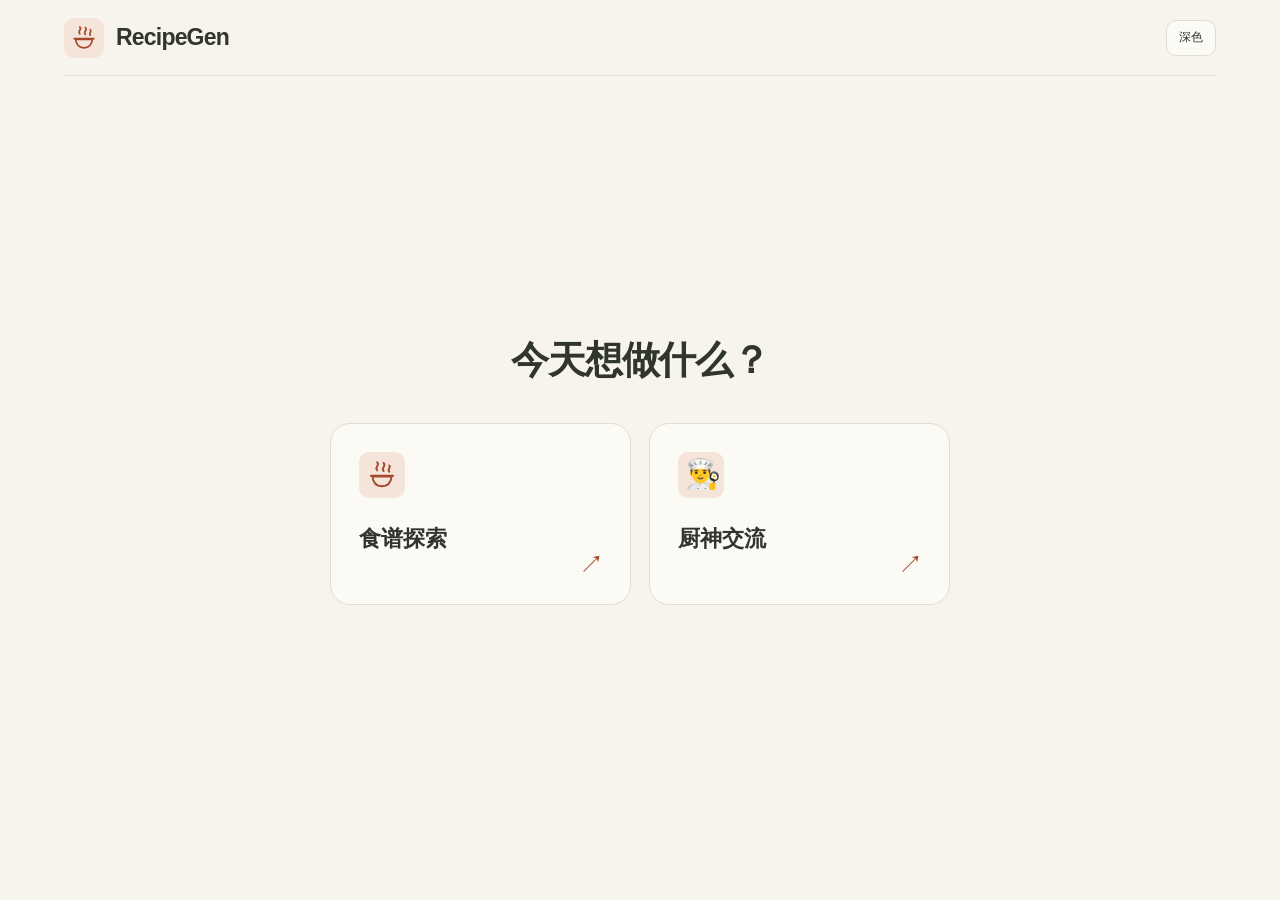
<file: static/index.html>
<!doctype html>
<html lang="zh-CN">
<head>
  <meta charset="UTF-8">
  <meta name="viewport" content="width=device-width, initial-scale=1.0">
  <meta name="theme-color" content="#f7f4ed">
  <meta name="description" content="按食材探索食谱，和厨神聊聊今天怎么做。">
  <meta name="color-scheme" content="light dark">
  <link rel="icon" href="data:,">
  <script>try{const t=localStorage.getItem("recipegen-theme");if(t==="light"||t==="dark")document.documentElement.dataset.theme=t;}catch{}</script>
  <title>RecipeGen</title>
  <link rel="stylesheet" href="/static/style.css">
  <script src="/static/ui.js" defer></script>
</head>
<body data-page="home">
  <a class="skip-link" href="#main-content">跳到主要内容</a>
  <div class="app-shell">
    <header class="site-header">
      <a class="brand" href="/" aria-label="RecipeGen 首页"><span class="brand-mark" aria-hidden="true"><svg viewBox="0 0 40 40"><path d="M8 22h24c-1 8-5 12-12 12S9 30 8 22Z"/><path d="M6 21h28M14 14c-4-4 4-6 0-10M22 15c-4-4 4-6 0-10M29 16c-3-3 3-5 0-8"/></svg></span><span>RecipeGen</span></a>
      <nav class="header-actions" aria-label="页面导航">
        <button type="button" id="theme-toggle" class="theme-button" aria-label="切换深色模式" aria-pressed="false">深色</button>
      </nav>
    </header>
    <main id="main-content" class="home-main" tabindex="-1">
<section class="mode-picker" aria-labelledby="page-title">
  <h1 id="page-title">今天想做什么？</h1>
  <div class="mode-options">
    <a class="mode-option" href="/?view=explore"><span class="mode-icon brand-mark" aria-hidden="true"><svg viewBox="0 0 40 40"><path d="M8 22h24c-1 8-5 12-12 12S9 30 8 22Z"/><path d="M6 21h28M14 14c-4-4 4-6 0-10M22 15c-4-4 4-6 0-10M29 16c-3-3 3-5 0-8"/></svg></span><span class="mode-option-title">食谱探索</span><span class="mode-arrow" aria-hidden="true">↗</span></a>
    <a class="mode-option" href="/?view=chat"><span class="mode-icon chef-avatar" aria-hidden="true">👨‍🍳</span><span class="mode-option-title">厨神交流</span><span class="mode-arrow" aria-hidden="true">↗</span></a>
  </div>
</section>
    </main>
  </div>
  
</body>
</html>
</file>
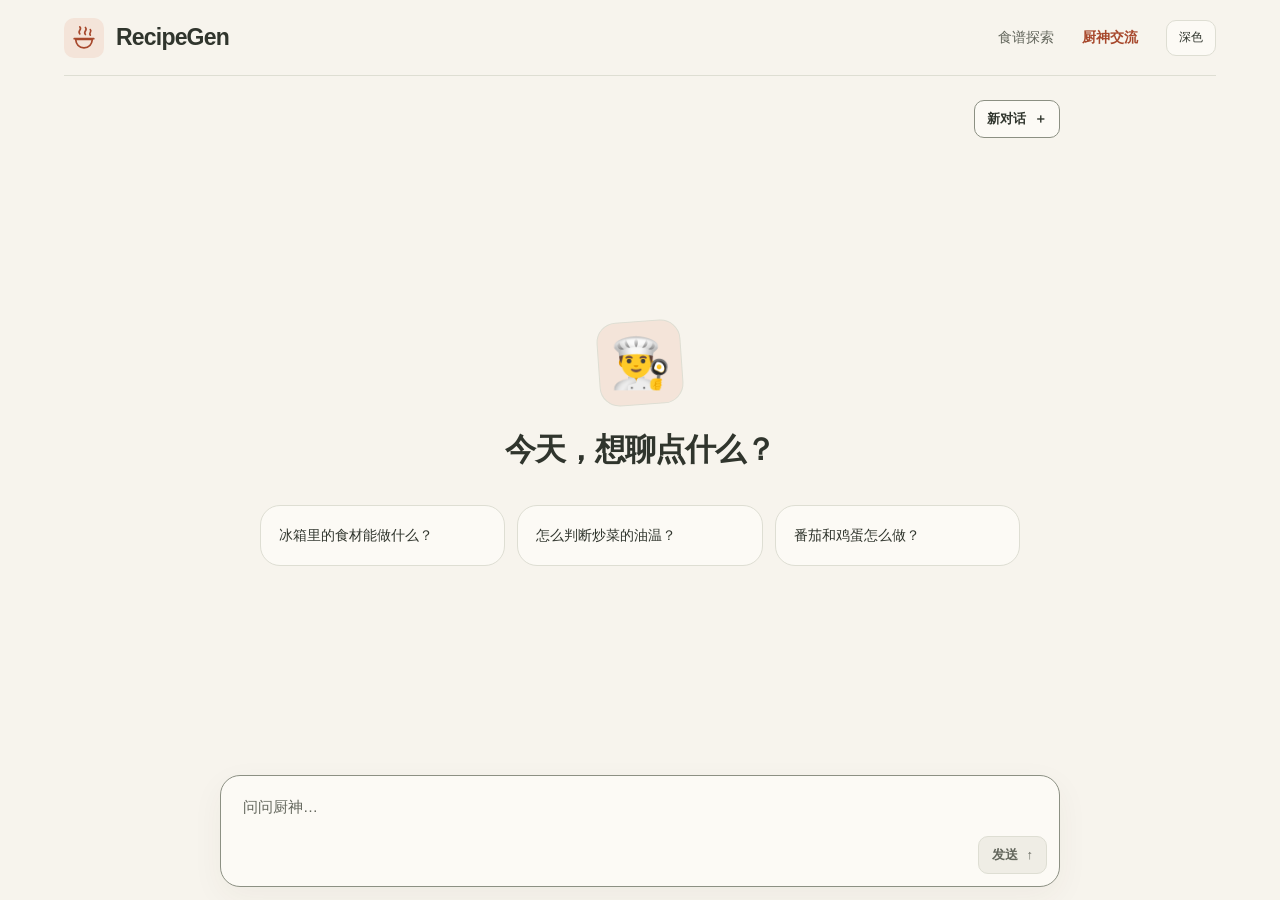
<file: static/compose.html>
<!doctype html>
<html lang="zh-CN">
<head>
  <meta charset="UTF-8">
  <meta name="viewport" content="width=device-width, initial-scale=1.0">
  <meta name="theme-color" content="#f7f4ed">
  <meta name="description" content="和厨神聊聊今天想吃什么、怎么做，以及厨房里的小问题。">
  <meta name="color-scheme" content="light dark">
  <link rel="icon" href="data:,">
  <script>try{const t=localStorage.getItem("recipegen-theme");if(t==="light"||t==="dark")document.documentElement.dataset.theme=t;}catch{}</script>
  <title>厨神交流 · RecipeGen</title>
  <link rel="stylesheet" href="/static/style.css">
  <script src="/static/ui.js" defer></script>
  <script src="/static/chef-chat.js" defer></script>
</head>
<body data-page="chef-chat" class="chef-chat-page">
  <a class="skip-link" href="#main-content">跳到主要内容</a>
  <div class="app-shell">
    <header class="site-header">
      <a class="brand" href="/" aria-label="RecipeGen 首页"><span class="brand-mark" aria-hidden="true"><svg viewBox="0 0 40 40"><path d="M8 22h24c-1 8-5 12-12 12S9 30 8 22Z"/><path d="M6 21h28M14 14c-4-4 4-6 0-10M22 15c-4-4 4-6 0-10M29 16c-3-3 3-5 0-8"/></svg></span><span>RecipeGen</span></a>
      <nav class="header-actions" aria-label="页面导航">
        <a href="/?view=explore">食谱探索</a><a href="/?view=chat" aria-current="page">厨神交流</a>
        <button type="button" id="theme-toggle" class="theme-button" aria-label="切换深色模式" aria-pressed="false">深色</button>
      </nav>
    </header>
    <main id="main-content" class="chef-chat-main" tabindex="-1">
      <div class="chat-topbar"><button id="chat-new" type="button" class="secondary-button chat-new-button">新对话<span aria-hidden="true">＋</span></button></div>
      <section id="chat-welcome" class="chat-welcome" aria-labelledby="chat-title">
        <div class="chef-avatar chef-avatar-large" role="img" aria-label="厨神头像"><span aria-hidden="true">👨‍🍳</span></div>
        <h1 id="chat-title">今天，想聊点什么？</h1>
        <div class="chat-suggestions" aria-label="试试这样问">
          <button type="button" data-prompt="我有西兰花和胡萝卜，不想用花生，能做什么？">冰箱里的食材能做什么？</button>
          <button type="button" data-prompt="炒菜时怎么判断油温是否合适？">怎么判断炒菜的油温？</button>
          <button type="button" data-prompt="推荐一道含有番茄和鸡蛋的食谱，告诉我关键步骤。">番茄和鸡蛋怎么做？</button>
        </div>
      </section>
      <section id="chat-messages" class="chat-messages" aria-label="与厨神的对话" role="log" aria-live="polite" aria-relevant="additions" hidden></section>
      <div id="chat-composer-dock" class="chat-composer-dock">
        <div id="chat-error" class="chat-error error-banner" role="alert" hidden><p id="chat-error-text"></p><button id="chat-retry" class="text-button" type="button">重新发送</button></div>
        <form id="chat-form" class="chat-composer">
          <label class="visually-hidden" for="chat-input">给厨神发送消息</label>
          <textarea id="chat-input" rows="1" maxlength="1000" placeholder="问问厨神…" autocomplete="off"></textarea>
          <div class="chat-composer-actions"><span id="chat-status" class="chat-status" role="status"></span><button id="chat-cancel" type="button" class="secondary-button" hidden>停止</button><button id="chat-send" type="submit" class="primary-button" aria-label="发送消息" disabled>发送<span aria-hidden="true">↑</span></button></div>
        </form>
      </div>
    </main>
  </div>
  <div id="toast" class="toast" role="status" aria-live="polite" hidden></div>
</body>
</html>
</file>
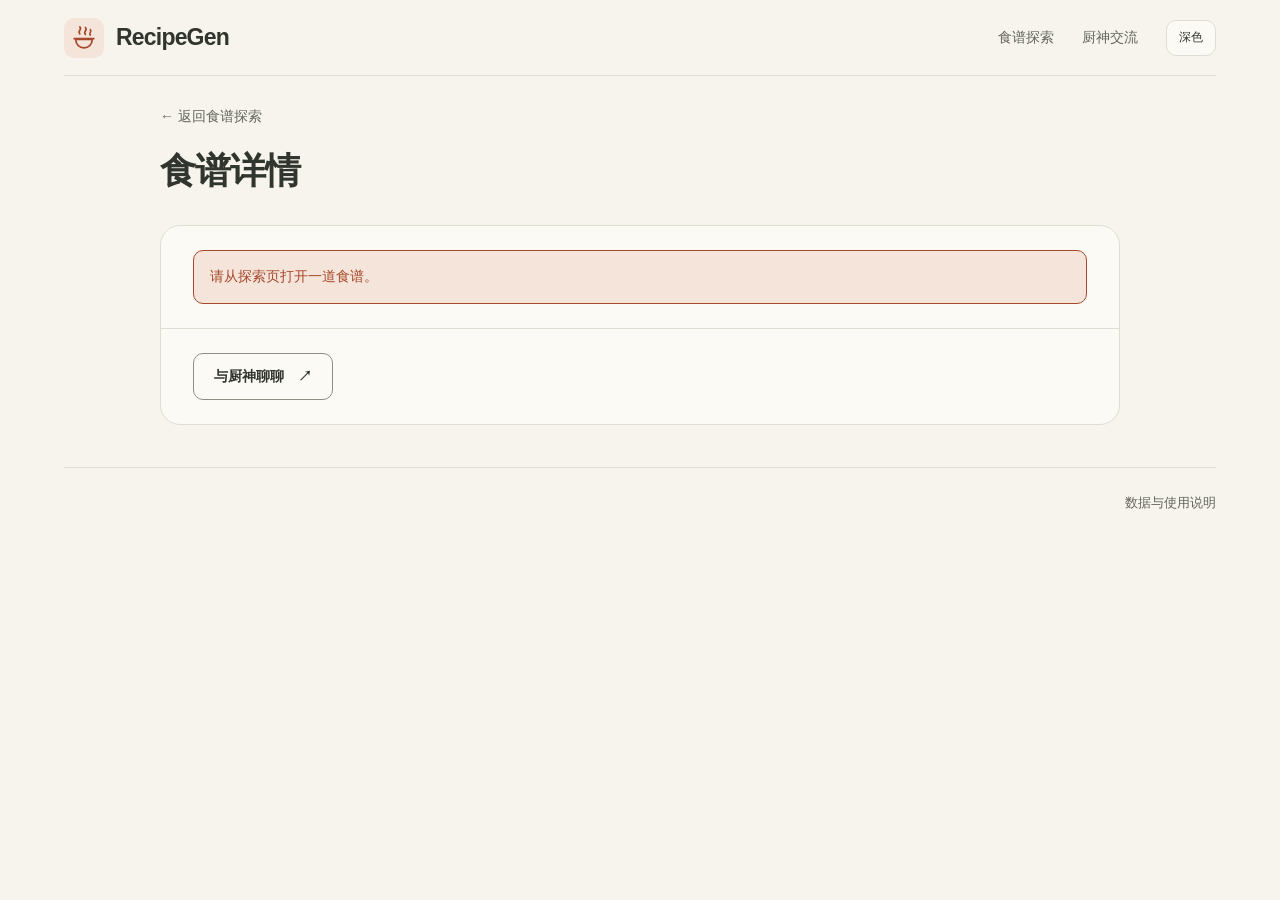
<file: static/recipe.html>
<!doctype html>
<html lang="zh-CN">
<head>
  <meta charset="UTF-8">
  <meta name="viewport" content="width=device-width, initial-scale=1.0">
  <meta name="theme-color" content="#f7f4ed">
  <meta name="description" content="查看食谱的原始步骤、食材提及与来源。">
  <meta name="color-scheme" content="light dark">
  <link rel="icon" href="data:,">
  <script>try{const t=localStorage.getItem("recipegen-theme");if(t==="light"||t==="dark")document.documentElement.dataset.theme=t;}catch{}</script>
  <title>食谱详情 · RecipeGen</title>
  <link rel="stylesheet" href="/static/style.css">
  <script src="/static/ui.js" defer></script>
  <script src="/static/app.js" defer></script>
</head>
<body data-page="recipe">
  <a class="skip-link" href="#main-content">跳到主要内容</a>
  <div class="app-shell">
    <header class="site-header">
      <a class="brand" href="/" aria-label="RecipeGen 首页"><span class="brand-mark" aria-hidden="true"><svg viewBox="0 0 40 40"><path d="M8 22h24c-1 8-5 12-12 12S9 30 8 22Z"/><path d="M6 21h28M14 14c-4-4 4-6 0-10M22 15c-4-4 4-6 0-10M29 16c-3-3 3-5 0-8"/></svg></span><span>RecipeGen</span></a>
      <nav class="header-actions" aria-label="页面导航">
        <a href="/?view=explore">食谱探索</a><a href="/?view=chat">厨神交流</a>
        <button type="button" id="theme-toggle" class="theme-button" aria-label="切换深色模式" aria-pressed="false">深色</button>
      </nav>
    </header>
    <main id="main-content" class="recipe-main" tabindex="-1">
<div class="page-back"><a id="back-to-results" href="/?view=explore">← 返回食谱探索</a></div>
<header class="page-heading detail-heading"><h1 id="detail-title">食谱详情</h1></header>
<div class="system-notice" id="system-notice" hidden role="status"></div>
<article class="recipe-detail panel">
  <div id="detail-loading" class="detail-loading" role="status">正在读取原始步骤与来源…</div>
  <div id="detail-error" class="error-banner" role="alert" hidden></div>
  <div id="detail-body" class="detail-body" hidden></div>
  <div class="detail-actions"><a href="/?view=chat" class="secondary-button">与厨神聊聊<span aria-hidden="true">↗</span></a></div>
</article>
<details id="graph-section" class="graph-section" hidden>
  <summary id="graph-title">查看知识关联</summary>
  <div class="disclosure-content">
    <div id="graph-status" class="field-help" role="status"></div>
    <div id="graph-canvas" class="graph-canvas"></div>
    <div class="graph-legend"><span><i class="recipe-color"></i>食谱</span><span><i class="ingredient-color"></i>食材</span><span><i class="step-color"></i>步骤</span><span><i class="source-color"></i>来源 / 媒体</span></div>
    <div id="graph-node-detail" class="graph-node-detail" aria-live="polite">选择节点，查看关联。</div>
  </div>
</details>
    </main>
    <footer class="site-footer">
      <a href="/about">数据与使用说明</a>
    </footer>
  </div>
  <div id="toast" class="toast" role="status" aria-live="polite" hidden></div>
</body>
</html>
</file>
<file: static/style.css>
@charset "UTF-8";
/* RecipeGen preserve redesign. DESIGN_VARIANCE: 4; MOTION_INTENSITY: 2; VISUAL_DENSITY: 2.
   Native CSS with the existing palette, system fonts, brand logo.
   Radius scale: panels/media 20px; controls 10px; chips 8px; semantic toggles round.
   Layer scale: skip link 10; transient toast 20. */
:root {
  color-scheme: light;
  --paper: #f7f4ed;
  --surface: #fcfaf5;
  --surface-soft: #efede5;
  --input: #fcfaf5;
  --ink: #30352d;
  --muted: #63665c;
  --line: #deded3;
  --input-line: #8c9083;
  --accent: #a7482c;
  --accent-dark: #8d3820;
  --accent-light: #f4e4d9;
  --on-accent: #fcfaf5;
  --shadow: 0 10px 32px rgb(74 67 44 / 5%);
  --radius: 20px;
  --graph-line: #8c9083;
}
@media (prefers-color-scheme: dark) {
  :root:not([data-theme="light"]) {
    color-scheme: dark;
    --paper: #20231e; --surface: #282c25; --surface-soft: #30352d; --input: #242821;
    --ink: #f1eee5; --muted: #b8bdac; --line: #464c40; --input-line: #7d8672;
    --accent: #eea084; --accent-dark: #f6b297; --accent-light: #403028; --on-accent: #28231d;
    --shadow: 0 10px 32px rgb(13 17 10 / 12%); --graph-line: #7d8672;
  }
}
:root[data-theme="dark"] {
  color-scheme: dark;
  --paper: #20231e; --surface: #282c25; --surface-soft: #30352d; --input: #242821;
  --ink: #f1eee5; --muted: #b8bdac; --line: #464c40; --input-line: #7d8672;
  --accent: #eea084; --accent-dark: #f6b297; --accent-light: #403028; --on-accent: #28231d;
  --shadow: 0 10px 32px rgb(13 17 10 / 12%); --graph-line: #7d8672;
}
* { box-sizing: border-box; }
html { scroll-behavior: smooth; scroll-padding-top: 28px; }
body { margin: 0; background: var(--paper); color: var(--ink); font: 15px/1.65 -apple-system, BlinkMacSystemFont, "Segoe UI", "PingFang SC", "Microsoft YaHei", sans-serif; -webkit-font-smoothing: antialiased; }
button, input, textarea, select { font: inherit; }
button, a, input, textarea, select, summary { -webkit-tap-highlight-color: transparent; }
button { cursor: pointer; border: 0; }
button:disabled { cursor: not-allowed; }
a { color: inherit; text-underline-offset: 4px; }
button:focus-visible, a:focus-visible, input:focus-visible, textarea:focus-visible, select:focus-visible, summary:focus-visible, [role="button"]:focus-visible { outline: 3px solid var(--accent); outline-offset: 4px; }
[hidden] { display: none !important; }
h1, h2, h3, p, figure { margin: 0; }
h1 { font-size: 36px; line-height: 1.35; letter-spacing: -1px; font-weight: 650; }
h2 { font-size: 22px; line-height: 1.4; letter-spacing: -.5px; font-weight: 650; }
h3 { font-size: 19px; line-height: 1.5; font-weight: 600; }
svg { display: block; width: 100%; height: 100%; }
.app-shell { max-width: 1400px; padding: 0 64px; margin: auto; }
.skip-link { position: fixed; top: 8px; left: 16px; z-index: 10; opacity: 0; clip-path: inset(50%); pointer-events: none; padding: 10px 16px; border-radius: 10px; color: var(--on-accent); background: var(--accent); }
.skip-link:focus { opacity: 1; clip-path: none; pointer-events: auto; }
.site-header { height: 76px; display: flex; align-items: center; justify-content: space-between; gap: 20px; border-bottom: 1px solid var(--line); }
.brand { display: flex; align-items: center; gap: 12px; flex-shrink: 0; text-decoration: none; font-size: 23px; font-weight: 730; letter-spacing: -.8px; line-height: 1.2; }
.brand-mark { display: block; width: 40px; height: 40px; background: var(--accent-light); border-radius: 10px; padding: 6px; }
/* Preserve the existing brand logo. */
.brand-mark path { fill: none; stroke: var(--accent); stroke-width: 2.4; stroke-linecap: round; stroke-linejoin: round; }
.header-actions { display: flex; align-items: center; gap: 28px; font-size: 14px; white-space: nowrap; }
.header-actions > a { text-decoration: none; color: var(--muted); padding: 8px 0; }
.header-actions > a:hover, .header-actions > a[aria-current="page"] { color: var(--accent); }
.header-actions > a[aria-current="page"] { font-weight: 600; }
.theme-button { min-height: 36px; padding: 5px 12px; border: 1px solid var(--line); border-radius: 10px; color: var(--ink); background: var(--surface); font-size: 12px; }
.theme-button:hover { border-color: var(--accent); }
.home-main { display: grid; place-items: center; min-height: calc(100dvh - 76px); padding: 64px 0 100px; }
.page-heading { padding: 38px 0 30px; }
.page-back { margin-top: 28px; }
.page-back a { color: var(--muted); font-size: 14px; text-decoration: none; }
.page-back a:hover { color: var(--accent); }
.page-back + .page-heading { padding-top: 18px; }
.system-notice { padding: 14px 18px; background: var(--accent-light); border: 1px solid var(--accent); border-radius: 10px; font-size: 14px; margin: 0 0 26px; }
.workspace { display: grid; grid-template-columns: 316px minmax(0, 1fr); gap: 40px; align-items: start; }
.panel { background: var(--surface); border: 1px solid var(--line); border-radius: var(--radius); }
.search-panel { padding: 26px; position: sticky; top: 24px; }
.field-label { display: flex; justify-content: space-between; align-items: center; font-size: 14px; font-weight: 600; margin-bottom: 8px; gap: 8px; }
.field-label > span { font-weight: 400; color: var(--muted); font-size: 13px; }
textarea, input[type="text"], .retrieval-choice select { width: 100%; background: var(--input); border: 1px solid var(--input-line); border-radius: 10px; color: var(--ink); padding: 12px; font-size: 14px; }
textarea { resize: vertical; min-height: 80px; display: block; line-height: 1.7; }
textarea:focus, input[type="text"]:focus, select:focus { border-color: var(--accent); }
textarea::placeholder, input::placeholder { color: var(--muted); opacity: 1; }
textarea[aria-invalid="true"] { border-color: var(--accent); }
.presets { display: flex; gap: 8px; margin: 12px 0 0; }
.preset { background: var(--surface-soft); border: 1px solid var(--line); border-radius: 8px; color: var(--ink); font-size: 13px; min-height: 34px; padding: 5px 13px; }
.preset:hover { background: var(--accent-light); border-color: var(--accent); color: var(--accent); }
.filter-details { margin: 22px 0; border-top: 1px solid var(--line); padding-top: 16px; }
summary { cursor: pointer; font-size: 14px; font-weight: 500; }
.filter-fields { padding-top: 18px; }
.field-group { margin-bottom: 18px; }
.field-help { font-size: 13px; color: var(--muted); line-height: 1.8; margin-top: 8px; }
.primary-button, .secondary-button { display: inline-flex; align-items: center; justify-content: center; gap: 14px; min-height: 46px; border-radius: 10px; font-size: 14px; font-weight: 600; padding: 11px 20px; white-space: nowrap; text-decoration: none; transition: transform .18s ease; }
.primary-button { background: var(--accent); color: var(--on-accent); }
.primary-button:hover:not(:disabled) { background: var(--accent-dark); transform: translateY(-1px); }
.secondary-button { color: var(--ink); background: var(--surface); border: 1px solid var(--input-line); }
.secondary-button:hover { border-color: var(--accent); }
button:active:not(:disabled), .primary-button:active, .secondary-button:active { transform: scale(.98); }
.primary-button:disabled { background: var(--surface-soft); color: var(--muted); border: 1px solid var(--line); }
#search-button { width: 100%; }
.button-arrow { font-size: 20px; font-weight: 400; line-height: 1; }
.results-column { min-width: 0; }
.results-heading { display: flex; justify-content: space-between; align-items: center; gap: 16px; margin: 2px 0 10px; }
.result-count { font-size: 13px; color: var(--muted); white-space: nowrap; }
.results-description { font-size: 14px; color: var(--muted); margin-bottom: 22px; line-height: 1.8; }
.empty-state { display: flex; flex-direction: column; justify-content: center; padding: 40px; min-height: 272px; background: var(--surface-soft); }
.empty-copy h3 { font-size: 23px; letter-spacing: -.6px; margin-bottom: 12px; }
.empty-copy p { font-size: 14px; color: var(--muted); line-height: 1.9; max-width: 36em; }
.loading-panel { margin-bottom: 20px; }
.loading-copy { display: flex; flex-direction: column; gap: 5px; margin-bottom: 16px; }
.loading-copy h3 { font-size: 16px; }
.loading-copy p { color: var(--muted); font-size: 14px; }
.skeleton-grid, .recipe-grid { display: grid; grid-template-columns: repeat(2, minmax(0, 1fr)); gap: 18px; }
.skeleton-card { border: 1px solid var(--line); border-radius: var(--radius); padding: 28px; min-height: 220px; background: var(--surface); }
.skeleton-card span { display: block; height: 14px; background: var(--surface-soft); border-radius: 8px; margin-bottom: 20px; }
.skeleton-card span:first-child { width: 70%; height: 22px; }
.skeleton-card span:last-child { width: 55%; margin-top: 44px; }
/* Loading uses explanatory text and static skeletons. */
.spinner { width: 9px; height: 9px; border-radius: 50%; background: currentColor; flex-shrink: 0; }
.error-banner { background: var(--accent-light); border: 1px solid var(--accent); color: var(--accent); border-radius: 10px; padding: 13px 16px; font-size: 14px; line-height: 1.8; margin: 14px 0; overflow-wrap: anywhere; }
.recipe-card { padding: 24px; display: flex; flex-direction: column; min-width: 0; }
.recipe-card:hover { border-color: var(--input-line); }
.recipe-card.selected { border-color: var(--accent); background: var(--accent-light); }
.recipe-card h3 { font-size: 21px; font-weight: 600; letter-spacing: -.4px; margin-bottom: 10px; overflow-wrap: anywhere; }
.card-topline { margin-bottom: 12px; }
.card-source, .recipe-meta, .mention-label, .card-media { font-size: 13px; color: var(--muted); }
.recipe-meta { margin-bottom: 16px; }
.mention-label { margin-bottom: 8px; }
.ingredient-chips { display: flex; flex-wrap: wrap; gap: 6px; min-height: 29px; margin-bottom: 18px; }
.ingredient-chip { font-size: 13px; border: 1px solid var(--line); color: var(--ink); background: var(--surface-soft); padding: 4px 9px; border-radius: 8px; max-width: 100%; overflow-wrap: anywhere; }
.card-media { margin-top: auto; display: flex; flex-wrap: wrap; gap: 5px 12px; }
.card-actions { display: flex; gap: 10px; align-items: center; justify-content: space-between; margin-top: 20px; }
.card-view-button { background: transparent; padding: 6px 0; color: var(--accent); font-size: 14px; font-weight: 600; text-align: left; text-decoration: none; }
.select-button { background: var(--surface-soft); border: 1px solid var(--input-line); border-radius: 8px; min-height: 38px; padding: 6px 12px; color: var(--ink); font-size: 13px; white-space: nowrap; }
.select-button[aria-pressed="true"] { color: var(--accent); background: var(--surface); border-color: var(--accent); }
.search-limitations { margin-top: 16px; font-size: 13px; color: var(--muted); line-height: 1.8; }
.selection-bar { padding: 20px 24px; margin-bottom: 28px; }
.selection-header { display: flex; align-items: center; justify-content: space-between; margin-bottom: 10px; font-size: 14px; color: var(--muted); gap: 16px; }
.text-button, .text-link { background: transparent; color: var(--accent); padding: 4px 0; font-size: 14px; }
.text-link { text-decoration: none; }
.text-link:hover { text-decoration: underline; }
.selected-recipes { display: flex; flex-wrap: wrap; gap: 8px; margin-bottom: 16px; }
.selected-chip { display: flex; align-items: center; gap: 10px; max-width: 100%; border-radius: 8px; background: var(--accent-light); color: var(--accent); font-size: 14px; padding: 6px 10px; }
.selected-chip > a { min-width: 0; overflow: hidden; text-overflow: ellipsis; white-space: nowrap; color: inherit; text-decoration: none; }
.selected-chip > a:hover { text-decoration: underline; }
.selected-chip button { background: transparent; color: inherit; flex-shrink: 0; font-size: 20px; line-height: 1; min-width: 28px; min-height: 28px; }
.selection-empty { font-size: 14px; color: var(--muted); padding: 4px 0; }
.compose-main, .recipe-main, .about-main { max-width: 960px; margin: auto; }
.generation-panel { padding: 34px; }
.compose-selection { border-bottom: 1px solid var(--line); padding-bottom: 24px; margin-bottom: 28px; }
.compose-selection .selected-recipes:empty { display: none; }
.generation-controls { display: flex; align-items: center; gap: 22px; margin-top: 24px; }
.model-options { margin-top: 20px; }
.generation-modes { display: grid; gap: 18px; min-width: 0; padding-top: 18px; }
.model-toggle { display: flex; align-items: center; gap: 12px; font-size: 14px; cursor: pointer; position: relative; min-width: 0; }
.model-toggle input { position: absolute; opacity: 0; width: 34px; height: 24px; left: 0; margin: 0; }
.model-toggle strong { font-weight: 500; display: block; }
.model-toggle small { display: block; font-size: 13px; color: var(--muted); margin-top: 3px; }
.toggle-track { pointer-events: none; width: 34px; height: 20px; flex-shrink: 0; background: var(--input-line); border-radius: 20px; padding: 3px; }
.toggle-track:after { content: ""; display: block; width: 14px; height: 14px; border-radius: 50%; background: var(--surface); transition: transform .2s ease; }
.model-toggle input:checked + .toggle-track { background: var(--accent); }
.model-toggle input:checked + .toggle-track:after { transform: translateX(14px); background: var(--on-accent); }
.model-toggle input:focus-visible + .toggle-track { outline: 3px solid var(--accent); outline-offset: 3px; }
.model-toggle input:disabled ~ span { cursor: not-allowed; }
.generate-button { min-width: 160px; }
.answer-wrap { border-top: 1px solid var(--line); padding-top: 28px; margin-top: 30px; }
.answer-topline { display: flex; justify-content: space-between; align-items: flex-start; gap: 16px; margin-bottom: 22px; }
.answer-kicker { font-size: 20px; font-weight: 600; }
.badges { display: flex; flex-wrap: wrap; gap: 6px; justify-content: flex-end; }
.badge { display: inline-block; max-width: 100%; min-width: 0; overflow-wrap: anywhere; padding: 4px 8px; border-radius: 8px; font-size: 13px; background: var(--surface-soft); color: var(--ink); line-height: 1.6; }
.badge.neutral { color: var(--muted); }
.badge.warning { background: var(--accent-light); color: var(--accent); }
.answer-text { white-space: pre-wrap; overflow-wrap: anywhere; font-size: 15px; line-height: 1.95; }
.answer-boundary { font-size: 13px; line-height: 1.85; color: var(--muted); background: var(--surface-soft); border-radius: 10px; padding: 14px 16px; margin: 24px 0; }
.answer-detail { border-top: 1px solid var(--line); padding: 18px 0; }
.answer-detail:last-child { padding-bottom: 0; }
.answer-detail summary { font-weight: 600; }
.answer-detail summary span { font-weight: 400; color: var(--muted); margin-left: 6px; }
.evidence-list { display: grid; gap: 18px; padding-top: 18px; }
.evidence-item { border-left: 2px solid var(--accent); padding-left: 16px; min-width: 0; }
.evidence-item h4 { font-size: 13px; line-height: 1.8; margin: 0 0 5px; color: var(--muted); font-weight: 500; }
.evidence-item p { font-size: 14px; line-height: 1.85; overflow-wrap: anywhere; }
.source-link { font-size: 14px; color: var(--accent); text-decoration: underline; text-underline-offset: 3px; overflow-wrap: anywhere; }
.validation-list { display: flex; flex-wrap: wrap; gap: 6px; padding-top: 16px; }
.trace-list { padding: 14px 0 0 20px; font-size: 13px; color: var(--muted); line-height: 2; margin: 0; }
.trace-list li span { float: right; font-variant-numeric: tabular-nums; }
.generation-disclosure { font-size: 13px; line-height: 1.9; color: var(--muted); margin-top: 12px; white-space: pre-wrap; overflow-wrap: anywhere; }
.retrieval-choice { margin-bottom: 18px; }
.retrieval-choice select:disabled { color: var(--muted); }
.retrieval-summary { background: var(--surface-soft); border: 1px solid var(--line); border-radius: 10px; padding: 16px 18px; margin-top: 22px; min-width: 0; }
.retrieval-summary .badges { justify-content: flex-start; margin-bottom: 10px; }
.disclosure-content { padding-top: 16px; }
.disclosure-content > p { font-size: 13px; color: var(--muted); line-height: 1.85; overflow-wrap: anywhere; }
.retrieval-details { font-size: 13px; color: var(--muted); margin-top: 12px; }
.retrieval-details .trace-list { padding-top: 10px; }
.evidence-item .step-source { white-space: pre-wrap; }
.recipe-detail { overflow: hidden; }
.detail-loading { padding: 32px; color: var(--muted); font-size: 14px; }
.recipe-detail > .error-banner { margin: 24px 32px; }
.detail-body { padding: 32px; }
.detail-actions { display: flex; align-items: center; gap: 16px; padding: 24px 32px; border-top: 1px solid var(--line); }
.detail-section { margin-top: 30px; }
.detail-section:first-child { margin-top: 0; }
.detail-section h2 { font-size: 18px; margin-bottom: 16px; letter-spacing: -.2px; }
.detail-section > summary { font-size: 18px; font-weight: 600; }
.detail-section > .source-list, .detail-section > .visual-observations { margin-top: 16px; }
.detail-section > .detail-warning + .visual-observations { margin-top: 14px; }
.detail-section .ingredient-chips { margin-bottom: 12px; }
.detail-warning { font-size: 13px; color: var(--muted); margin-top: 8px; line-height: 1.85; }
.original-steps { margin: 0; padding: 0; list-style: none; display: grid; gap: 22px; }
.original-step { display: grid; grid-template-columns: 28px minmax(0, 1fr); gap: 14px; font-size: 15px; line-height: 1.9; }
.original-step > span { color: var(--accent); background: var(--accent-light); border-radius: 8px; width: 28px; height: 28px; display: grid; place-items: center; font-size: 13px; margin-top: 2px; }
.original-step p { overflow-wrap: anywhere; white-space: pre-wrap; }
.step-source { font-size: 13px; line-height: 1.8; color: var(--muted); overflow-wrap: anywhere; margin-top: 6px; }
.step-provenance { margin-top: 6px; }
.step-provenance > summary, .observation-provenance > summary { color: var(--muted); font-size: 13px; font-weight: 400; }
.step-provenance > .step-source { margin-top: 6px; }
.observation-provenance { margin-top: 12px; }
.observation-card .observation-provenance > .observation-meta { margin-top: 8px; }
.observation-provenance > .source-link { display: inline-block; margin-top: 8px; }
.source-list { display: grid; gap: 12px; }
.source-record { padding: 16px 18px; background: var(--surface-soft); border-radius: 10px; min-width: 0; font-size: 14px; }
.source-record .source-link { display: block; margin-top: 8px; }
.source-record .mono { display: block; font-size: 13px; color: var(--muted); margin-top: 5px; overflow-wrap: anywhere; }
.mono { font-family: ui-monospace, SFMono-Regular, Consolas, monospace; }
.visual-observations { display: grid; grid-template-columns: repeat(2, minmax(0, 1fr)); gap: 14px; }
.observation-card { border: 1px solid var(--line); border-radius: var(--radius); padding: 18px; font-size: 14px; min-width: 0; }
.observation-card > .badge { margin-bottom: 10px; }
.observation-card p { line-height: 1.9; overflow-wrap: anywhere; }
.observation-card .observation-meta { font-size: 13px; color: var(--muted); line-height: 1.8; margin-top: 12px; overflow-wrap: anywhere; white-space: pre-line; }
.graph-section { margin-top: 24px; border: 1px solid var(--line); background: var(--surface-soft); border-radius: var(--radius); padding: 22px 26px; }
.graph-canvas { margin-top: 14px; width: 100%; min-height: 260px; overflow: hidden; border-radius: 10px; }
.graph-canvas svg { height: auto; max-height: 340px; }
.graph-edge { stroke: var(--graph-line); stroke-width: 1.1; }
.graph-edge.active { stroke: var(--accent); stroke-width: 1.8; }
.graph-node { cursor: pointer; outline: none; }
.graph-node circle { stroke: var(--surface); stroke-width: 2; }
.graph-node.active circle, .graph-node:focus-visible circle { stroke: var(--accent); stroke-width: 3; }
.graph-node text { font-size: 9px; fill: var(--ink); paint-order: stroke; stroke: var(--surface-soft); stroke-width: 3px; stroke-linejoin: round; }
.graph-legend { display: flex; justify-content: center; flex-wrap: wrap; gap: 16px; font-size: 13px; color: var(--muted); margin: 10px 0 16px; }
.graph-legend span { display: flex; gap: 6px; align-items: center; }
/* Graph colors encode entity types and preserve the existing data legend. */
.graph-legend i { width: 8px; height: 8px; border-radius: 50%; background: #92a6af; }
.graph-legend .recipe-color { background: var(--accent); }
.graph-legend .ingredient-color { background: #839667; }
.graph-legend .step-color { background: #d2af73; }
.graph-legend .source-color { background: #92a6af; }
.graph-node-detail { border-top: 1px solid var(--line); padding-top: 14px; font-size: 13px; color: var(--muted); line-height: 1.85; overflow-wrap: anywhere; white-space: pre-wrap; }
.about-content { max-width: 880px; }
.about-section { padding: 28px 0; border-top: 1px solid var(--line); }
.about-section:first-child { padding-top: 0; border-top: 0; }
.about-section h2 { margin-bottom: 14px; }
.about-section > p { max-width: 65ch; font-size: 15px; color: var(--muted); line-height: 1.9; }
#dataset-label { margin-top: 22px; font-size: 13px; }
.stats-strip { display: grid; grid-template-columns: repeat(5, minmax(0, 1fr)); gap: 22px; padding: 20px 0 26px; }
.stats-strip > div { display: flex; flex-direction: column; align-items: flex-start; gap: 8px; }
.stats-strip strong { font-size: 26px; line-height: 1.2; font-weight: 600; letter-spacing: -.7px; font-variant-numeric: tabular-nums; }
.stats-strip span { font-size: 13px; color: var(--muted); }
.source-note p { font-size: 13px; color: var(--muted); line-height: 1.8; overflow-wrap: anywhere; white-space: pre-line; margin-top: 14px; }
.service-details { border-top: 1px solid var(--line); padding: 22px 0 0; }
.site-footer { display: flex; justify-content: flex-end; padding: 24px 0; margin-top: 42px; border-top: 1px solid var(--line); font-size: 13px; color: var(--muted); }
.site-footer a { text-decoration: none; }
.site-footer a:hover { color: var(--accent); }
body[data-page="home"] .site-footer { margin-top: 0; border-top: 0; }
.toast { position: fixed; bottom: 28px; left: 50%; transform: translateX(-50%); max-width: calc(100vw - 32px); background: var(--ink); color: var(--paper); border-radius: 10px; padding: 13px 20px; box-shadow: var(--shadow); z-index: 20; font-size: 14px; text-align: center; }
@media (max-width: 1279px) {
  .app-shell { padding: 0 40px; }
  .workspace { grid-template-columns: 296px minmax(0, 1fr); gap: 28px; }
  .search-panel, .recipe-card { padding: 22px; }
  .card-actions { flex-wrap: wrap; }
}
@media (max-width: 1023px) {
  .app-shell { padding: 0 28px; }
  .header-actions { gap: 22px; }
  .workspace { grid-template-columns: 276px minmax(0, 1fr); gap: 24px; }
  .recipe-grid, .skeleton-grid { grid-template-columns: 1fr; }
  .results-heading { flex-wrap: wrap; gap: 8px; }
  .empty-state { padding: 32px 26px; }
}
/* Every multi-column surface collapses explicitly below 768px. */
@media (max-width: 767px) {
  .app-shell { width: 100%; padding: 0 20px; }
  .site-header { height: 68px; gap: 12px; }
  .brand { font-size: 21px; gap: 8px; }
  .brand-mark { width: 34px; height: 34px; }
  .header-actions { gap: 14px; font-size: 13px; }
  .theme-button { min-height: 34px; padding: 5px 9px; font-size: 12px; }
  .home-main { min-height: calc(100dvh - 68px); padding: 48px 0 72px; }
  .page-heading { padding: 28px 0 24px; }
  .page-heading h1 { font-size: 29px; letter-spacing: -.8px; }
  .page-back { margin-top: 24px; }
  .workspace { grid-template-columns: 1fr; gap: 32px; }
  .search-panel { position: static; padding: 24px; }
  textarea, input[type="text"], .retrieval-choice select { font-size: 16px; }
  .results-heading h2 { font-size: 22px; }
  .empty-state { min-height: 220px; padding: 30px 24px; }
  .empty-copy h3 { font-size: 21px; }
  .recipe-grid, .skeleton-grid, .visual-observations { grid-template-columns: 1fr; }
  .recipe-card { padding: 24px; }
  .card-actions { flex-direction: row; align-items: center; }
  .selection-bar { padding: 20px; }
  .generation-panel { padding: 24px; }
  .generation-controls { flex-direction: column; align-items: stretch; }
  .answer-topline { flex-direction: column; gap: 10px; }
  .badges { justify-content: flex-start; }
  .detail-loading, .detail-body { padding: 24px; }
  .recipe-detail > .error-banner { margin: 20px 24px; }
  .detail-actions { padding: 22px 24px; flex-wrap: wrap; gap: 12px; }
  .graph-section { padding: 18px; }
  .graph-canvas { min-height: 160px; }
  .original-step { gap: 10px; }
  .stats-strip { grid-template-columns: repeat(2, minmax(0, 1fr)); gap: 24px 20px; padding: 22px 0 28px; }
  .stats-strip strong { font-size: 25px; }
  .about-section { padding: 26px 0; }
  .site-footer { margin-top: 32px; padding: 24px 0; }
}
@media (max-width: 479px) {
  .app-shell { padding: 0 16px; }
  .brand { gap: 6px; font-size: 18px; }
  .brand-mark { width: 30px; height: 30px; padding: 4px; }
  .header-actions { gap: 12px; font-size: 12px; }
  .theme-button { padding: 5px 8px; }
  .search-panel, .generation-panel { padding: 22px 20px; }
  .recipe-card { padding: 22px; }
  .card-actions { gap: 8px; }
  .primary-button, .secondary-button { padding: 11px 16px; }
  .detail-actions .primary-button { flex: 1; }
  .detail-actions .secondary-button { flex: 1; }
}
@media (max-width: 359px) {
  .header-actions { gap: 9px; }
  .brand { font-size: 17px; gap: 5px; }
  .brand-mark { width: 27px; height: 27px; }
  .theme-button { padding: 5px 7px; }
}
@media (prefers-reduced-motion: reduce) {
  html { scroll-behavior: auto; }
  *, *:before, *:after { animation: none !important; transition: none !important; }
}

/* One home with two workspaces: ingredient discovery and a kitchen conversation.
   Retain the RecipeGen brand palette; composer and cards use the existing radius scale. */
.visually-hidden { position: absolute; width: 1px; height: 1px; overflow: hidden; clip-path: inset(50%); white-space: nowrap; }
.chef-chat-main { max-width: 840px; margin: auto; min-height: calc(100dvh - 76px); display: flex; flex-direction: column; }
.chat-topbar { display: flex; align-items: center; justify-content: flex-end; padding: 24px 0 8px; }
.chat-new-button { min-height: 38px; padding: 7px 12px; font-size: 13px; gap: 8px; }
.chat-welcome { flex: 1; display: flex; flex-direction: column; align-items: center; justify-content: center; padding: 52px 0 68px; text-align: center; }
.chef-avatar { width: 34px; height: 34px; flex-shrink: 0; display: inline-grid; place-items: center; background: var(--accent-light); border: 1px solid var(--line); border-radius: 10px; font-size: 22px; line-height: 1; }
.chef-avatar-large { width: 84px; height: 84px; border-radius: var(--radius); font-size: 49px; margin-bottom: 24px; transform: rotate(-4deg); }
.chef-avatar-large > span { transform: rotate(4deg); }
.chat-welcome h1 { font-size: 31px; letter-spacing: -.9px; }
.chat-suggestions { display: grid; grid-template-columns: repeat(3, minmax(0, 1fr)); gap: 12px; margin-top: 35px; width: 100%; max-width: 760px; text-align: left; }
.chat-suggestions button { min-width: 0; color: var(--ink); background: var(--surface); border: 1px solid var(--line); border-radius: var(--radius); padding: 18px; font-size: 14px; line-height: 1.65; text-align: left; }
.chat-suggestions button:hover { border-color: var(--accent); background: var(--accent-light); }
.chat-messages { flex: 1; padding: 28px 0 26px; min-width: 0; }
.chat-message { margin-bottom: 32px; min-width: 0; overflow-wrap: anywhere; }
.chat-user { max-width: 86%; width: fit-content; margin-left: auto; padding: 14px 20px; border-radius: var(--radius); background: var(--surface-soft); }
.chat-user-text { white-space: pre-wrap; }
.chat-pending-note { display: block; color: var(--muted); font-size: 12px; margin-top: 4px; }
.chat-message-heading { display: flex; align-items: center; gap: 10px; font-size: 14px; font-weight: 600; margin-bottom: 15px; }
.chat-message-body { padding-left: 44px; font-size: 15px; line-height: 1.95; min-width: 0; }
.chat-message-body p { white-space: pre-wrap; margin-bottom: 12px; }
.chat-citation { display: inline-flex; align-items: center; justify-content: center; min-width: 25px; min-height: 25px; border-radius: 8px; color: var(--accent); background: var(--accent-light); text-decoration: none; font-size: 11px; font-weight: 600; padding: 0 6px; vertical-align: middle; }
.chat-citation:hover { text-decoration: underline; }
.chat-answer-warning { padding-left: 44px; color: var(--muted); font-size: 13px; margin-top: 12px; }
.chat-fallback { color: var(--accent); }
.chat-recipe-links { display: flex; flex-wrap: wrap; gap: 8px 14px; margin: 12px 0 0 44px; font-size: 13px; color: var(--accent); }
.chat-sources { margin: 18px 0 0 44px; border-top: 1px solid var(--line); padding-top: 12px; }
.chat-sources > summary { font-size: 13px; color: var(--muted); }
.chat-evidence-list { display: grid; gap: 18px; margin-top: 16px; }
.chat-evidence { border-left: 2px solid var(--accent); padding-left: 14px; min-width: 0; scroll-margin-top: 30px; }
.chat-evidence h3 { font-size: 13px; color: var(--muted); font-weight: 500; margin-bottom: 5px; }
.chat-evidence > p { font-size: 14px; line-height: 1.85; white-space: pre-wrap; overflow-wrap: anywhere; }
.chat-evidence > .chat-evidence-id { font-size: 11px; color: var(--muted); margin-top: 7px; }
.chat-evidence > .source-link { display: inline-block; margin-top: 8px; }
.chat-thinking { display: flex; align-items: center; gap: 10px; color: var(--muted); font-size: 14px; padding-bottom: 18px; }
.chat-composer-dock { position: sticky; bottom: 0; background: var(--paper); padding: 18px 0 max(13px, env(safe-area-inset-bottom)); z-index: 2; }
.chat-composer { border: 1px solid var(--input-line); border-radius: var(--radius); padding: 10px 12px 12px; background: var(--input); box-shadow: var(--shadow); }
.chat-composer:focus-within { border-color: var(--accent); }
.chat-composer textarea { min-height: 50px; max-height: 180px; padding: 8px 10px; resize: none; border: 0; background: transparent; font-size: 15px; }
.chat-composer textarea:focus { outline: 0; }
.chat-composer:has(textarea:focus-visible) { outline: 2px solid var(--accent); outline-offset: 3px; }
.chat-composer-actions { display: flex; align-items: center; justify-content: flex-end; gap: 12px; padding-left: 10px; }
.chat-composer-actions .primary-button, .chat-composer-actions .secondary-button { min-height: 38px; padding: 7px 13px; font-size: 13px; gap: 9px; }
.chat-status { margin-right: auto; color: var(--muted); font-size: 12px; }
.chat-error { margin-top: 0; }
.chat-error .text-button { margin-top: 5px; font-weight: 600; }
@media (max-width: 767px) {
  .chef-chat-main { min-height: calc(100dvh - 68px); }
  .chat-topbar { padding: 19px 0 6px; }
  .chat-welcome { padding: 36px 0 40px; }
  .chat-welcome h1 { font-size: 27px; }
  .chef-avatar-large { width: 70px; height: 70px; font-size: 42px; margin-bottom: 20px; }
  .chat-suggestions { grid-template-columns: 1fr; max-width: 480px; gap: 9px; margin-top: 25px; }
  .chat-suggestions button { padding: 12px 16px; border-radius: 10px; }
  .chat-messages { padding-top: 22px; }
  .chat-message { margin-bottom: 27px; }
  .chat-user { max-width: 92%; padding: 12px 16px; }
  .chat-message-body, .chat-answer-warning { padding-left: 0; }
  .chat-sources, .chat-recipe-links { margin-left: 0; }
  .chat-composer-dock { padding-top: 12px; }
  .chat-composer textarea { font-size: 16px; }
}

/* The homepage is a quiet choice; both destinations retain equal weight. */
.mode-picker { width: 100%; max-width: 620px; text-align: center; }
.mode-picker h1 { font-size: clamp(30px, 3.2vw, 38px); letter-spacing: -1.1px; margin-bottom: 36px; }
.mode-options { display: grid; grid-template-columns: repeat(2, minmax(0, 1fr)); gap: 18px; }
.mode-option { position: relative; display: flex; flex-direction: column; align-items: flex-start; gap: 23px; min-height: 182px; padding: 28px; border: 1px solid var(--line); border-radius: var(--radius); background: var(--surface); text-decoration: none; transition: border-color .18s ease, background .18s ease, transform .18s ease; }
.mode-option:hover { border-color: var(--accent); background: var(--accent-light); transform: translateY(-2px); }
.mode-option:active { transform: scale(.98); }
.mode-icon { width: 46px; height: 46px; padding: 7px; font-size: 29px; border: 0; }
.mode-option-title { font-size: 22px; font-weight: 600; }
.mode-arrow { position: absolute; right: 26px; bottom: 27px; color: var(--accent); font-size: 25px; line-height: 1; }
/* Ingredient conditions lead directly to results, without an initial empty card. */
.explore-main { max-width: 960px; margin: auto; }
.explore-main .page-heading { padding: 42px 0 28px; }
.explore-main .workspace { display: block; }
.explore-main .search-panel { position: static; padding: 0; border: 0; background: transparent; }
.explore-main #search-form { display: grid; grid-template-columns: minmax(0, 1fr) minmax(0, 1fr) auto; gap: 18px; align-items: end; }
.explore-main .field-group { margin: 0; }
.explore-main #search-button { width: auto; }
.explore-main .results-column { margin-top: 40px; }
.explore-main .results-heading { margin-bottom: 20px; }
.explore-main .empty-state { min-height: 0; padding: 26px 0; background: transparent; }
.explore-main .empty-copy h3 { font-size: 20px; margin-bottom: 6px; }
.explore-main .empty-copy p { font-size: 14px; }
@media (max-width: 767px) {
  .mode-picker { max-width: 520px; }
  .mode-picker h1 { margin-bottom: 28px; }
  .mode-options { gap: 12px; }
  .mode-option { padding: 24px 20px; min-height: 166px; gap: 21px; }
  .mode-option-title { font-size: 20px; }
  .mode-arrow { right: 18px; bottom: 26px; font-size: 22px; }
  .explore-main .page-heading { padding: 30px 0 26px; }
  .explore-main #search-form { grid-template-columns: 1fr; gap: 18px; }
  .explore-main #search-button { width: 100%; margin-top: 2px; }
  .explore-main .results-column { margin-top: 32px; }
}
@media (max-width: 359px) {
  .mode-option { padding: 22px 16px; }
  .mode-option-title { font-size: 18px; }
  .mode-arrow { right: 12px; font-size: 19px; }
}
</file>
